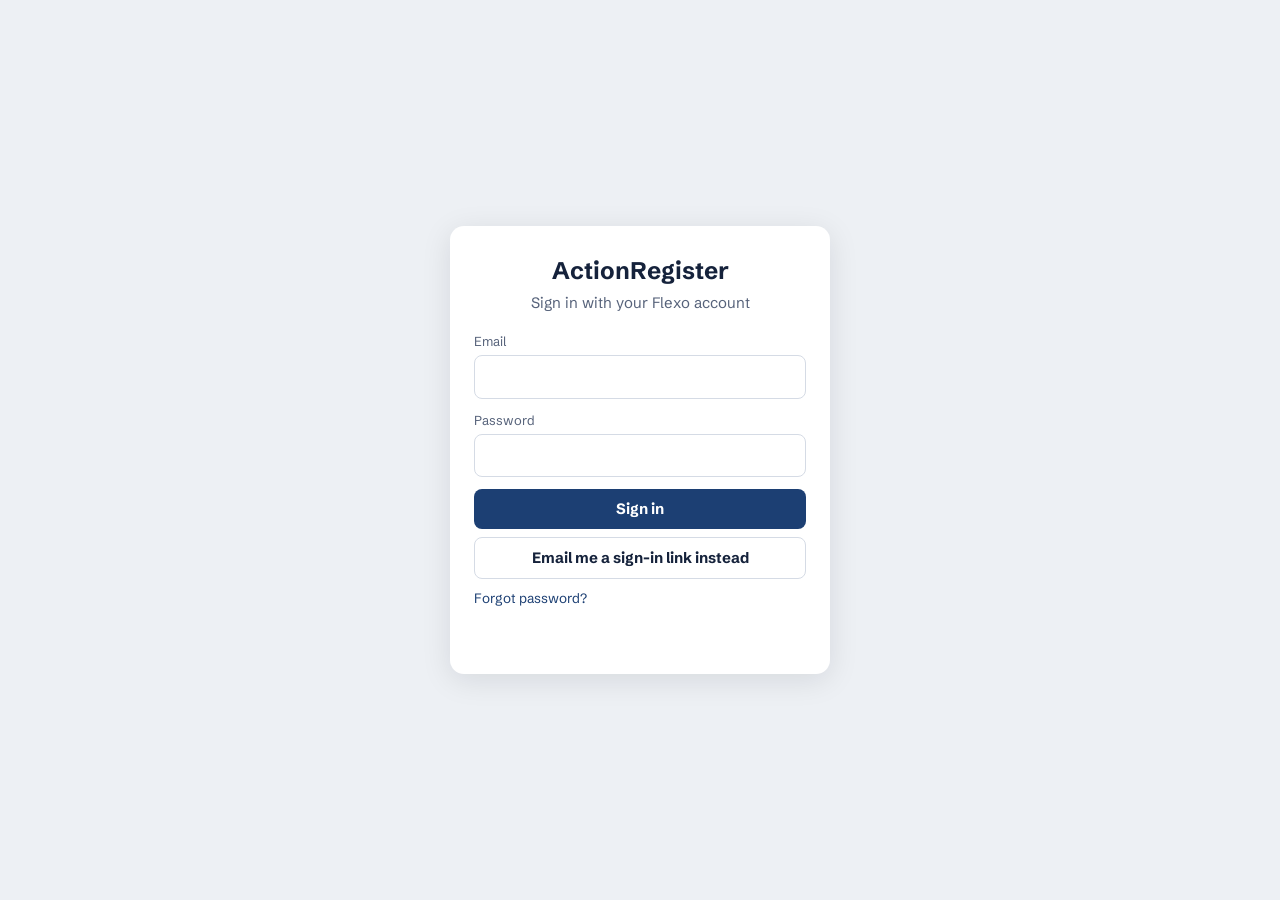
<file: index.html>
<!doctype html>
<html lang="en" data-version="7">
<head>
<meta charset="utf-8">
<script>
// ActionRegister moved to https://flexo.com.ph/portal/actionregister/ (2026-10-21). The old GitHub Pages address forwards
// there, keeping the page and the #... part, so sign-in and password-reset links sent before the move still work.
if (location.hostname === 'fmcai70.github.io') {
  location.replace('https://flexo.com.ph/portal/actionregister/' + location.pathname.replace(/^\/flexo-commitments\/?/, '') + location.search + location.hash);
}
</script>
<meta name="viewport" content="width=device-width, initial-scale=1, viewport-fit=cover">
<meta name="theme-color" content="#1C3F73">
<meta name="apple-mobile-web-app-capable" content="yes">
<meta name="mobile-web-app-capable" content="yes">
<meta name="apple-mobile-web-app-title" content="ActionRegister">
<meta name="description" content="Flexo's register of commitments and actions: plans, deadlines, check-ins and extension requests.">
<title>ActionRegister</title>
<link rel="manifest" href="manifest.webmanifest">
<link rel="apple-touch-icon" href="img/apple-touch-icon.png?v=2">
<link rel="icon" type="image/svg+xml" href="img/favicon.svg?v=2">
<link rel="icon" type="image/png" sizes="32x32" href="img/favicon-32.png?v=2">
<link rel="preconnect" href="https://fonts.googleapis.com">
<link href="https://fonts.googleapis.com/css2?family=Schibsted+Grotesk:wght@400;500;600;700;800&display=swap" rel="stylesheet">
<link rel="stylesheet" href="css/commitments.css?v=4">
<link rel="stylesheet" href="css/app.css?v=4">
</head>
<body>
<div class="ar-loading" id="loadingScreen">Loading…</div>

<!-- Sign-in (shared Flexo accounts) -->
<main class="ar-auth" id="authScreen" hidden>
  <div class="ar-card">
    <h1>ActionRegister</h1>
    <p class="ar-sub" id="authSub">Sign in with your Flexo account</p>

    <form id="signInForm">
      <label>Email <input type="email" id="authEmail" autocomplete="username" required></label>
      <label>Password <input type="password" id="authPassword" autocomplete="current-password"></label>
      <button class="btn ar-block" type="submit">Sign in</button>
      <button class="btn ghost ar-block" type="button" id="magicLinkBtn">Email me a sign-in link instead</button>
      <button class="ar-link" type="button" id="forgotBtn">Forgot password?</button>
    </form>

    <form id="newPasswordForm" hidden>
      <label>New password <input type="password" id="newPassword" minlength="8" autocomplete="new-password" required></label>
      <button class="btn ar-block" type="submit">Save new password</button>
    </form>

    <div id="blockedBox" hidden>
      <p id="blockedText" class="ar-blocked"></p>
      <a class="btn ghost ar-block" id="portalLink" href="#">Open the Flexo Portal</a>
      <button class="btn ghost ar-block" type="button" id="blockedSignOut">Sign out</button>
    </div>

    <p class="ar-error" id="authError" role="alert"></p>
    <p class="ar-info" id="authInfo" role="status"></p>
  </div>
</main>

<!-- The app (screens drawn by js/commitments.js) -->
<div id="appShell" hidden>
<div class="wrap">
  <header class="top">
    <div class="bar">
      <div class="brand">
        <svg class="reg" viewBox="0 0 26 26" aria-hidden="true"><circle cx="13" cy="13" r="8" fill="none" stroke="currentColor" stroke-width="2"/><circle cx="13" cy="13" r="3" fill="currentColor"/><path d="M13 1v24M1 13h24" stroke="currentColor" stroke-width="1.6"/></svg>
        ActionRegister
      </div>
      <span id="live" class="live connecting" role="status" aria-live="polite"><i></i>Connecting…</span>
      <label class="who"><span class="who-l">Viewing as</span>
        <select id="me" aria-label="Viewing as"></select>
      </label>
    </div>
    <div class="cmyk" aria-hidden="true"><i style="background:var(--c)"></i><i style="background:var(--m)"></i><i style="background:var(--y)"></i><i style="background:var(--k)"></i></div>
    <nav class="tabs" id="tabs" role="tablist"></nav>
  </header>
  <main id="main"></main>
</div>
</div>

<!-- Account: password and sign out -->
<dialog id="accountDialog" class="ar-dialog">
  <form method="dialog" id="accountForm">
    <h2>Your account</h2>
    <p class="ar-meta" id="accountEmail"></p>
    <label>New password <input type="password" id="accountPassword" minlength="8" autocomplete="new-password"></label>
    <label>Repeat new password <input type="password" id="accountPassword2" minlength="8" autocomplete="new-password"></label>
    <p class="ar-meta">At least 8 characters. It's the same password for every Flexo app. Leave both empty to keep it.</p>
    <p class="ar-error" id="accountError" role="alert"></p>
    <div class="ar-actions">
      <button class="btn ghost" type="button" id="accountSignOut">Sign out</button>
      <span class="ar-spacer"></span>
      <button class="btn ghost" value="cancel" formnovalidate>Cancel</button>
      <button class="btn" value="save" id="accountSave">Save</button>
    </div>
  </form>
</dialog>

<div class="toast" id="toast" role="status" aria-live="polite"></div>

<!-- Served from this site (not a CDN) so sign-in also works on networks that block CDNs. -->
<script src="vendor/supabase-js-2.117.3.min.js"></script>
<script src="config.js?v=2"></script>
<script src="js/cloud.js?v=3"></script>
</body>
</html>
</file>
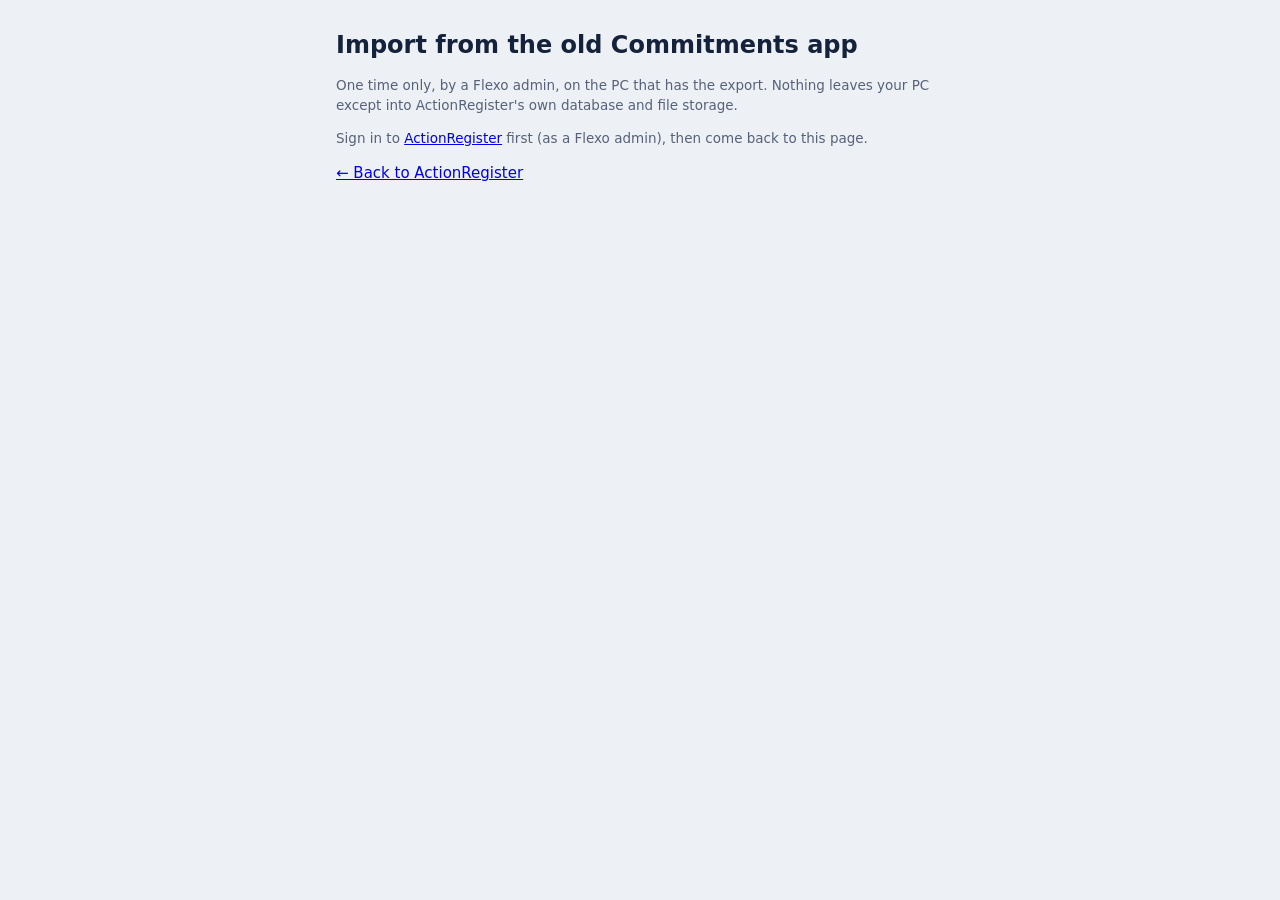
<file: import.html>
<!doctype html>
<html lang="en">
<head>
<meta charset="utf-8">
<script>
// ActionRegister moved to https://flexo.com.ph/portal/actionregister/ (2026-10-21). The old GitHub Pages address forwards
// there, keeping the page and the #... part, so sign-in and password-reset links sent before the move still work.
if (location.hostname === 'fmcai70.github.io') {
  location.replace('https://flexo.com.ph/portal/actionregister/' + location.pathname.replace(/^\/flexo-commitments\/?/, '') + location.search + location.hash);
}
</script>
<meta name="viewport" content="width=device-width, initial-scale=1">
<meta name="robots" content="noindex">
<title>ActionRegister · Import</title>
<link rel="icon" type="image/svg+xml" href="img/favicon.svg?v=2">
<link rel="icon" type="image/png" sizes="32x32" href="img/favicon-32.png?v=2">
<link rel="stylesheet" href="css/commitments.css?v=4">
<link rel="stylesheet" href="css/app.css?v=4">
<style>
  .imp { max-width: 640px; margin: 0 auto; padding: 28px 16px 60px; }
  .imp h1 { font-size: 24px; margin: 0 0 6px; }
  .imp ol { padding-left: 20px; line-height: 1.6; }
  .imp .step { background: var(--surface); border: 1px solid var(--line); border-radius: 12px; padding: 16px; margin: 14px 0; }
  .imp .step label { display: block; font-weight: 700; margin-bottom: 8px; }
  .imp .muted { color: var(--ink2); font-size: 13.5px; }
  .imp pre { white-space: pre-wrap; background: var(--surface2); border-radius: 8px; padding: 12px; font-size: 13px; }
</style>
</head>
<body>
<main class="imp">
  <h1>Import from the old Commitments app</h1>
  <p class="muted">One time only, by a Flexo admin, on the PC that has the export. Nothing leaves your PC except into
    ActionRegister's own database and file storage.</p>

  <p id="who" class="muted">Checking your sign-in…</p>

  <div id="form" hidden>
    <div class="step">
      <label for="exportFile">1. The export file</label>
      <input type="file" id="exportFile" accept=".json,application/json">
      <p class="muted">actionregister-export.json (made by migration/export-commitments.ps1).</p>
    </div>
    <div class="step">
      <label for="filesFolder">2. The attachments folder</label>
      <input type="file" id="filesFolder" webkitdirectory multiple>
      <p class="muted">Choose the copied <b>C:\COMMITMENTS_FILES</b> folder. Your browser will ask to confirm the upload.</p>
    </div>
    <div class="step">
      <label><input type="checkbox" id="replace"> Replace what's already in ActionRegister</label>
      <p class="muted">Only needed to import again. It removes the projects, sub plans and attachments currently in ActionRegister first.</p>
    </div>
    <button class="btn" id="go">Import</button>
  </div>

  <pre id="log" hidden></pre>
  <p><a href="./">← Back to ActionRegister</a></p>
</main>

<script src="vendor/supabase-js-2.117.3.min.js"></script>
<script src="config.js?v=2"></script>
<script src="js/import.js?v=1"></script>
</body>
</html>
</file>
<file: css/commitments.css>
:root{
  --bg:#EDF0F4; --surface:#FFFFFF; --surface2:#F5F7FA; --ink:#15223B; --ink2:#56627A; --line:#D5DBE5;
  --brand:#1C3F73; --brand-ink:#FFFFFF;
  --done:#23784A; --prog:#E0A11B; --todo:#8C97AA; --late:#B8322A; /* darker green/red: readable text (WCAG AA) */
  --done-bg:#E1F3E9; --prog-bg:#FBF0D6; --todo-bg:#ECEFF4; --late-bg:#FBE3E1;
  --c:#00A3E0; --m:#E0197D; --y:#FFD100; --k:#15223B;
  box-sizing:border-box; padding-top:env(safe-area-inset-top,0px); padding-bottom:env(safe-area-inset-bottom,0px);
}
@media (prefers-color-scheme: dark){ :root:not([data-theme="light"]){
  --bg:#0F1726; --surface:#172238; --surface2:#1D2A43; --ink:#E6ECF5; --ink2:#9AA7BE; --line:#2A3955;
  --brand:#8FB3EE; --brand-ink:#0F1726;
  --done-bg:#15352A; --prog-bg:#3A2F12; --todo-bg:#222E45; --late-bg:#3D1C1C; --k:#E6ECF5; --done:#2E9A5F; --late:#CF4239;
}}
:root[data-theme="dark"]{
  --bg:#0F1726; --surface:#172238; --surface2:#1D2A43; --ink:#E6ECF5; --ink2:#9AA7BE; --line:#2A3955;
  --brand:#8FB3EE; --brand-ink:#0F1726;
  --done-bg:#15352A; --prog-bg:#3A2F12; --todo-bg:#222E45; --late-bg:#3D1C1C; --k:#E6ECF5; --done:#2E9A5F; --late:#CF4239;
}
*,*::before,*::after{box-sizing:border-box}
html{scroll-padding-top:env(safe-area-inset-top,0px)}
body{margin:0;background:var(--bg);color:var(--ink);font-family:"Schibsted Grotesk",system-ui,-apple-system,"Segoe UI",Roboto,sans-serif;font-size:15px;line-height:1.45;-webkit-font-smoothing:antialiased}
button,input,select,textarea{font:inherit;color:inherit}
button{cursor:pointer}
:focus-visible{outline:2px solid var(--c);outline-offset:2px}
.wrap{max-width:980px;margin:0 auto;padding:0 14px 90px}

header.top{position:sticky;top:env(safe-area-inset-top,0px);z-index:5;background:var(--bg);padding:12px 0 0}
.bar{display:flex;align-items:center;gap:10px}
.brand{display:flex;align-items:center;gap:9px;font-weight:800;font-size:19px;letter-spacing:-.01em}
.reg{width:26px;height:26px;flex:none}
.cmyk{display:flex;height:3px;margin-top:10px;border-radius:2px;overflow:hidden}
.cmyk i{flex:1}
.who{margin-left:auto;display:flex;align-items:center;gap:6px;font-size:13px;color:var(--ink2)}
.who select{background:var(--surface);border:1px solid var(--line);border-radius:8px;padding:6px 8px;font-weight:600;color:var(--ink);max-width:160px}
nav.tabs{display:flex;gap:4px;margin-top:10px;overflow-x:auto;scrollbar-width:none}
nav.tabs button{border:0;background:transparent;padding:9px 12px;border-radius:8px 8px 0 0;font-weight:600;color:var(--ink2);white-space:nowrap;border-bottom:2px solid transparent}
nav.tabs button[aria-selected="true"]{color:var(--ink);border-bottom-color:var(--brand)}
nav.tabs .n{display:inline-block;min-width:18px;padding:0 5px;margin-left:5px;border-radius:9px;background:var(--late);color:#fff;font-size:11px;line-height:18px;text-align:center}

.notice{margin:12px 0;padding:10px 12px;border-radius:8px;background:var(--prog-bg);font-size:13px}
h2{font-size:17px;margin:22px 0 10px;font-weight:700}
h2 small{font-weight:500;color:var(--ink2);font-size:13px;margin-left:6px}
.muted{color:var(--ink2)}
.panel{background:var(--surface);border:1px solid var(--line);border-radius:12px;padding:14px}

/* Calendar */
.calhead{display:flex;align-items:center;gap:8px;margin:16px 0 10px;flex-wrap:wrap}
.calhead .month{font-size:22px;font-weight:800;letter-spacing:-.02em;min-width:170px}
.iconbtn{width:36px;height:36px;border-radius:8px;border:1px solid var(--line);background:var(--surface);font-size:18px;line-height:1}
.pillbtn{border:1px solid var(--line);background:var(--surface);border-radius:18px;padding:6px 12px;font-size:13px;font-weight:600}
.pillbtn[aria-pressed="true"]{background:var(--brand);color:var(--brand-ink);border-color:var(--brand)}
.calhead select{border:1px solid var(--line);background:var(--surface);border-radius:18px;padding:6px 10px;font-size:13px;font-weight:600}
.legend{display:flex;flex-wrap:wrap;gap:12px;font-size:12px;color:var(--ink2);margin:0 0 10px}
.legend span{display:inline-flex;align-items:center;gap:5px}
.sw{width:10px;height:10px;border-radius:3px;display:inline-block}
.grid{display:grid;grid-template-columns:repeat(7,1fr);gap:3px}
.dow{font-size:11px;font-weight:700;color:var(--ink2);text-align:center;padding:4px 0}
.day{min-height:74px;background:var(--surface);border:1px solid var(--line);border-radius:8px;padding:4px;text-align:left;display:flex;flex-direction:column;gap:2px;overflow:hidden}
.day.pad{background:transparent;border-color:transparent}
.day .dn{font-size:12px;font-weight:700;color:var(--ink2)}
.day.today .dn{color:var(--brand)}
.day.today{border-color:var(--brand);box-shadow:inset 0 0 0 1px var(--brand)}
.day.sel{background:var(--surface2);border-color:var(--ink)}
.day.wk{background:var(--surface2)}
.tag{display:block;font-size:10.5px;font-weight:700;line-height:16px;height:16px;padding:0 4px;border-radius:4px;color:#fff;white-space:nowrap;overflow:hidden;text-overflow:ellipsis}
.tag.act{background:transparent !important;border:1.5px solid;line-height:13px;color:var(--ink)}
.more{font-size:10.5px;color:var(--ink2);font-weight:600}
.s-done{background:var(--done);border-color:var(--done)}
.s-prog{background:var(--prog);border-color:var(--prog)}
.s-todo{background:var(--todo);border-color:var(--todo)}
.s-late{background:var(--late);border-color:var(--late)}
@media (min-width:700px){ .day{min-height:104px;padding:6px} .tag{font-size:11.5px;height:18px;line-height:18px} .tag.act{line-height:15px} }

.daylist{margin-top:14px}
.item{display:flex;gap:10px;padding:10px 0;border-top:1px solid var(--line)}
.item:first-child{border-top:0}
.item .bar4{width:4px;border-radius:2px;flex:none}
.item .t{font-weight:600}
.item .meta{font-size:12.5px;color:var(--ink2);margin-top:2px}
.badge{display:inline-block;font-size:11px;font-weight:700;padding:1px 7px;border-radius:10px;margin-right:4px;white-space:nowrap}
.b-done{background:var(--done-bg);color:var(--done)}
.b-prog{background:var(--prog-bg);color:#835A00}
.b-todo{background:var(--todo-bg);color:var(--ink2)}
.b-late{background:var(--late-bg);color:var(--late)}
.b-link{background:var(--surface2);color:var(--brand);border:1px solid var(--line)}
@media (prefers-color-scheme: dark){ :root:not([data-theme="light"]) .b-prog{color:var(--prog)} }
:root[data-theme="dark"] .b-prog{color:var(--prog)}

/* Manager summary */
.mgr{display:grid;grid-template-columns:minmax(90px,1.2fr) 3fr auto;gap:10px;align-items:center;padding:9px 0;border-top:1px solid var(--line)}
.mgr:first-child{border-top:0}
.mgr .nm{font-weight:600}
.mgr .nm small{display:block;font-weight:400;color:var(--ink2);font-size:12px}
.stack{display:flex;height:12px;border-radius:6px;overflow:hidden;background:var(--todo-bg)}
.stack i{display:block;height:100%}
.mgr .ct{font-size:12px;color:var(--ink2);text-align:right;white-space:nowrap}

.kpis{display:grid;grid-template-columns:repeat(5,1fr);gap:6px}
.kpi{background:var(--surface);border:1px solid var(--line);border-radius:10px;padding:10px 6px;text-align:center;display:flex;flex-direction:column;align-items:center;gap:2px}
.kpi b{font-size:20px;line-height:1.1}
.kpi span{font-size:11px;color:var(--ink2)}
@media (max-width:420px){.kpi b{font-size:17px}.kpi span{font-size:10px}}
.alert{background:var(--surface);border:1px solid var(--line);border-left:4px solid var(--late);border-radius:12px;padding:12px 14px;margin-bottom:10px}
.alert .t{font-weight:650}
.alert .meta{font-size:12.5px;color:var(--ink2);margin-top:3px}
.b-sp{background:#E3ECFA;color:#1C3F73}
.b-op{background:#F6E6F0;color:#9C1B5E}
.b-cm{background:#FFF4CC;color:#7A5B00}
@media (prefers-color-scheme: dark){ :root:not([data-theme="light"]) .b-sp{background:#1E3354;color:#A9C4F2} :root:not([data-theme="light"]) .b-op{background:#43203A;color:#F2A9D0} }
:root[data-theme="dark"] .b-sp{background:#1E3354;color:#A9C4F2}
:root[data-theme="dark"] .b-op{background:#43203A;color:#F2A9D0}
.tag,.more{cursor:pointer}
.tag:hover{filter:brightness(1.1);text-decoration:underline}
.more{text-decoration:underline}
.item{scroll-margin-top:120px;border-radius:8px;transition:background .3s}
.item.flash{animation:flash 2s ease-out}
@keyframes flash{0%,30%{background:var(--prog-bg);box-shadow:0 0 0 6px var(--prog-bg)}100%{background:transparent;box-shadow:none}}
#daylist-head{scroll-margin-top:120px}
.seg{display:inline-flex;border:1px solid var(--line);border-radius:10px;overflow:hidden;flex-wrap:wrap}
.seg button{border:0;background:var(--surface2);padding:8px 14px;font-weight:600;font-size:13px;border-right:1px solid var(--line)}
.seg button:last-child{border-right:0}
.seg button.on{color:#fff}
.seg button.on.s-todo{background:var(--todo)}
.seg button.on.s-prog{background:var(--prog);color:#3a2800}
.seg button.on.s-done{background:var(--done)}
.pgline{display:flex;align-items:center;gap:8px;margin-top:6px}
.pgbar{flex:1;height:8px;border-radius:4px;background:var(--todo-bg);overflow:hidden}
.pgbar i{display:block;height:100%;border-radius:4px}
.prow{display:block;width:100%;text-align:left;background:transparent;border:0;border-top:1px solid var(--line);padding:11px 0}
.prow:first-child{border-top:0}
.prow .pt{font-weight:600}
.prow .meta{font-size:12.5px;color:var(--ink2);margin-top:4px}
.kpis{grid-template-columns:repeat(auto-fit,minmax(90px,1fr)) !important}
.s-none{background:repeating-linear-gradient(135deg,var(--todo-bg) 0 4px,var(--line) 4px 8px);border-color:var(--line);color:var(--ink) !important}
.b-none{background:var(--late-bg);color:var(--late)}
.live{display:inline-flex;align-items:center;gap:6px;font-size:12px;font-weight:600;color:var(--ink2);white-space:nowrap}
.live i{width:8px;height:8px;border-radius:50%;background:var(--todo)}
.live.live i{background:var(--done);box-shadow:0 0 0 0 var(--done);animation:pulse 2s infinite}
.live.offline i{background:var(--late)}
@keyframes pulse{0%{box-shadow:0 0 0 0 rgba(46,154,95,.5)}70%{box-shadow:0 0 0 7px rgba(46,154,95,0)}100%{box-shadow:0 0 0 0 rgba(46,154,95,0)}}
@media (prefers-reduced-motion:reduce){.live.live i{animation:none}}
@media (max-width:560px){.live{order:3;width:100%}.bar{flex-wrap:wrap}}
.b-new{background:var(--c);color:#fff}
.unsaved{font-size:12.5px;font-weight:600;color:#835A00;background:var(--prog-bg);padding:4px 8px;border-radius:6px}
.kpi span + span{font-size:10.5px;margin-top:2px}
button.kpi{font:inherit;color:inherit;cursor:pointer}
.kpi.link:hover{border-color:var(--brand);box-shadow:0 0 0 1px var(--brand)}
.klink{color:var(--brand);font-weight:600;text-decoration:underline}
#list-head{scroll-margin-top:120px}
.sugg{margin-top:8px;padding:10px 12px;border:1px dashed var(--brand);border-radius:10px;background:var(--surface2)}
.srow{display:flex;gap:8px;align-items:center;padding:7px 0;border-top:1px solid var(--line)}
.srow:first-of-type{border-top:0}
.askwrap{position:fixed;inset:0;background:rgba(10,18,32,.45);display:flex;align-items:center;justify-content:center;z-index:30;padding:16px}
.askcard{background:var(--surface);color:var(--ink);border-radius:14px;padding:18px;max-width:420px;width:100%;box-shadow:0 10px 40px rgba(0,0,0,.25)}
.askmsg{font-size:15px;line-height:1.45}
.det{margin-top:6px;padding:8px 10px;background:var(--surface);border:1px solid var(--line);border-radius:8px;font-size:12.5px;display:grid;gap:4px}
.det .muted{font-weight:600;margin-right:4px}
.num{flex:none;min-width:26px;height:26px;padding:0 6px;border-radius:7px;background:var(--brand);color:var(--brand-ink);font-weight:800;font-size:13px;display:inline-flex;align-items:center;justify-content:center;margin-top:4px}
.prow.numbered{display:flex;gap:10px;align-items:flex-start}
.prow .prbody{flex:1;min-width:0}
.b-sub{background:#E6F6FC;color:#006F99}
.spbox{border:1px solid var(--line);border-radius:10px;overflow:hidden}
.sphead{display:flex;gap:10px;align-items:flex-start;width:100%;text-align:left;background:var(--surface2);border:0;padding:12px}
.spbody{padding:12px}
.spcat{scroll-margin-top:120px;border:1px solid var(--brand);border-radius:10px;padding:10px;margin:10px 0;background:var(--surface)}
.spsup{border-top:1px dashed var(--line);padding:10px 0}
.scrollx{overflow-x:auto;-webkit-overflow-scrolling:touch}
.sptable{border-collapse:collapse;font-size:12.5px;width:100%;min-width:max-content}
.sptable th,.sptable td{border:1px solid var(--line);padding:4px 6px;text-align:left;white-space:nowrap}
.sptable th{background:var(--surface2);font-weight:700}
.sptable td .field{padding:4px 6px;font-size:12.5px;min-width:78px;width:100%}
.sptable tr.late td{background:var(--late-bg)}
.files{display:grid;gap:2px}
.frow{display:flex;gap:8px;align-items:center;padding:7px 0;border-top:1px solid var(--line)}
.frow:first-child{border-top:0}
.ficon{flex:none;width:34px;height:34px;border-radius:8px;background:#1D6F42;color:#fff;font-size:10.5px;font-weight:800;display:flex;align-items:center;justify-content:center}
/* Project cards */
.card{background:var(--surface);border:1px solid var(--line);border-radius:12px;margin-bottom:10px;overflow:hidden}
.card.late{border-left:4px solid var(--late)}
.chead{display:flex;gap:12px;align-items:flex-start;width:100%;text-align:left;background:transparent;border:0;padding:14px}
.ring{width:34px;height:34px;flex:none}
.chead .t{font-weight:650;font-size:15.5px;line-height:1.35}
.chead .meta{font-size:12.5px;color:var(--ink2);margin-top:4px;display:flex;flex-wrap:wrap;gap:4px 8px;align-items:center}
.cbody{padding:0 14px 14px;border-top:1px solid var(--line)}
.row{display:flex;gap:8px;flex-wrap:wrap;align-items:center;margin-top:12px}
.row label{font-size:12.5px;font-weight:600;color:var(--ink2)}
.field{border:1px solid var(--line);background:var(--surface2);border-radius:8px;padding:8px 10px;min-width:0}
textarea.field{width:100%;resize:vertical;min-height:56px}
.grow{flex:1 1 180px}
.btn{border:0;background:var(--brand);color:var(--brand-ink);font-weight:700;border-radius:8px;padding:8px 14px}
.btn.ghost{background:transparent;color:var(--ink);border:1px solid var(--line)}
.btn.danger{background:transparent;color:var(--late);border:1px solid var(--line)}
.btn.ok{background:var(--done);color:#fff}
.sub{font-size:13px;font-weight:700;margin:16px 0 4px}
.acts{list-style:none;margin:0;padding:0}
.act{display:grid;grid-template-columns:auto 1fr auto;gap:4px 10px;align-items:start;padding:10px 0;border-top:1px dashed var(--line)}
.act:first-child{border-top:0}
.st{border:0;border-radius:6px;padding:3px 8px;font-size:11.5px;font-weight:700;min-width:74px}
.st.todo{background:var(--todo-bg);color:var(--ink2)}
.st.doing{background:var(--prog-bg);color:#835A00}
.st.done{background:var(--done-bg);color:var(--done)}
.act .txt{font-weight:500}
.act.isdone .txt{text-decoration:line-through;color:var(--ink2)}
.act .ctl{grid-column:2 / 4;display:flex;gap:6px;flex-wrap:wrap;align-items:center;font-size:12.5px}
.act .ctl .field{padding:4px 6px;font-size:12.5px}
.x{border:0;background:transparent;color:var(--ink2);font-size:18px;line-height:1;padding:0 4px}
.chips{display:flex;flex-wrap:wrap;gap:6px;margin-top:6px}
.chip{display:inline-flex;align-items:center;gap:6px;border:1px solid var(--line);background:var(--surface2);border-radius:14px;padding:3px 4px 3px 10px;font-size:12.5px}
.empty{padding:22px;text-align:center;color:var(--ink2);border:1px dashed var(--line);border-radius:12px;background:var(--surface)}
.linkrow{padding:11px 0;border-top:1px solid var(--line)}
.linkrow:first-child{border-top:0}
.flow{display:flex;align-items:center;gap:8px;flex-wrap:wrap;font-weight:600}
.flow .arrow{color:var(--ink2);font-weight:400}
.toast{position:fixed;left:50%;transform:translateX(-50%);bottom:calc(18px + env(safe-area-inset-bottom,0px));background:var(--ink);color:var(--bg);padding:10px 16px;border-radius:10px;font-size:13.5px;max-width:92vw;z-index:20;opacity:0;pointer-events:none;transition:opacity .2s}
.toast.on{opacity:1}
.form{display:grid;gap:10px}
.form .field{width:100%}
@media (prefers-reduced-motion:reduce){*{transition:none !important}}

/* ---- phone polish (the app is used on phones over the company Wi-Fi / VPN) ---- */
@media (max-width:700px){
  .field,.who select,.calhead select,textarea.field,.sptable td .field{font-size:16px}
  .btn{min-height:40px}
  .pillbtn,.iconbtn{min-height:38px}
  .x{min-width:36px;min-height:36px}
  nav.tabs button{padding:12px 14px}
  .st{min-height:32px}
  .chead{padding:12px}
}
@media (max-width:560px){ .mgr{grid-template-columns:1fr} .mgr .ct{text-align:left;white-space:normal} }
@media (max-width:420px){ .wrap{padding:0 10px 90px} .who{font-size:12px} .who select{max-width:130px} }

/* Readability: counts inside a selected filter pill */
.pillbtn[aria-pressed="true"] .muted{color:inherit;opacity:.85}

/* Admin working as someone else ("Viewing as") */
.actas{display:flex;align-items:center;gap:10px;flex-wrap:wrap;margin:10px 0 0;padding:8px 12px;border-radius:10px;background:var(--prog-bg);border:1px solid var(--prog);font-size:13.5px;color:var(--ink)}
.actas span{flex:1 1 220px}
.actas .btn{min-height:34px;padding:5px 12px}

/* Phones: show every tab (wrap instead of scrolling out of sight); month list under the calendar */
@media (max-width:560px){ nav.tabs{flex-wrap:wrap;overflow:visible;gap:0 2px} nav.tabs button{padding:9px 10px} }
h3.agday{font-size:14px;margin:16px 0 6px;color:var(--ink2)}
h3.agday.today{color:var(--ink)}
#daylist-head,h3.agday{scroll-margin-top:var(--hdr,180px)}
@media (max-width:560px){ .actas{flex-wrap:nowrap;padding:6px 10px;font-size:12.5px;margin-top:8px} .actas span{flex:1 1 auto} .actas .btn{min-height:32px;padding:4px 10px;font-size:12.5px;white-space:nowrap} }
.tag.s-prog:not(.act){color:#3a2800}

/* Search and "show more" on long lists */
.searchbar{display:flex;gap:8px;margin:12px 0 4px}
.searchbar .field{flex:1;min-height:40px;background:var(--surface)}
.morebtn{padding:10px 0 8px}
/* Check-in cards: where the project stands, and what the buttons do */
.cinow{font-size:13px;margin-top:6px;padding:6px 10px;border-radius:8px;background:var(--surface2)}
.cihelp{font-size:12.5px;color:var(--ink2);margin-top:6px}
/* Owner's shortcut to add a progress estimate */
.addest{padding:0 0 10px 34px}
.card .addest{padding:0 14px 12px}
.addest .btn{min-height:34px;padding:5px 12px;font-size:13px}
/* Labelled form fields */
label.fl{display:flex;flex-direction:column;gap:4px;font-size:12.5px;font-weight:600;color:var(--ink2)}
label.fl .field{font-weight:400;color:var(--ink)}
.fl2{display:grid;grid-template-columns:1fr 1fr;gap:10px}
@media (max-width:480px){ .fl2{grid-template-columns:1fr} }
/* People: tick boxes show each person's roles at a glance */
.ticks{display:flex;flex-wrap:wrap;gap:6px 18px;margin-top:8px}
.tick{display:inline-flex;align-items:center;gap:6px;font-size:13.5px;min-height:32px;cursor:pointer}
.tick input{width:18px;height:18px;accent-color:var(--brand);cursor:pointer}
.tick input:disabled{cursor:default}
.person.gone .t{color:var(--ink2)}
.cinow{display:-webkit-box;-webkit-line-clamp:3;-webkit-box-orient:vertical;overflow:hidden}
</file>
<file: css/app.css>
/* ActionRegister: sign-in screen, account dialog and loading screen (the app's own look is css/commitments.css). */
[hidden] { display: none !important; }
.ar-loading { display: flex; min-height: 100vh; align-items: center; justify-content: center; color: var(--ink2); }
.ar-auth { min-height: 100vh; display: flex; align-items: center; justify-content: center; padding: 24px 16px; background: var(--bg); }
.ar-card { width: min(380px, 100%); background: var(--surface); border-radius: 14px; padding: 28px 24px; box-shadow: 0 6px 30px rgba(10,18,32,.10); text-align: center; }
.ar-card h1 { margin: 0 0 4px; font-size: 24px; }
.ar-sub { color: var(--ink2); margin: 0 0 18px; }
.ar-card form, .ar-dialog form { text-align: left; }
.ar-card label, .ar-dialog label { display: flex; flex-direction: column; gap: 4px; margin-bottom: 12px; font-size: 13px; color: var(--ink2); }
.ar-card input, .ar-dialog input { border: 1px solid var(--line); border-radius: 8px; padding: 10px; font-size: 15px; color: var(--ink); background: var(--surface); }
.ar-block { display: block; width: 100%; margin-top: 8px; text-align: center; text-decoration: none; line-height: 24px; }
.ar-link { border: none; background: none; color: var(--brand); padding: 10px 0; font-size: 13.5px; }
.ar-error { color: var(--late); font-size: 13.5px; min-height: 1em; margin: 8px 0 0; }
.ar-info { color: var(--done); font-size: 13.5px; margin: 6px 0 0; }
.ar-blocked { line-height: 1.5; margin: 0 0 8px; }
.ar-meta { color: var(--ink2); font-size: 12.5px; margin: 0 0 10px; word-break: break-all; }
.ar-dialog { border: none; border-radius: 12px; padding: 22px; width: min(420px, calc(100vw - 32px)); background: var(--surface); color: var(--ink); box-shadow: 0 10px 40px rgba(0,0,0,.25); }
.ar-dialog::backdrop { background: rgba(10,18,32,.45); }
.ar-dialog h2 { margin: 0 0 6px; font-size: 18px; }
.ar-actions { display: flex; gap: 8px; align-items: center; margin-top: 8px; flex-wrap: wrap; }
.ar-spacer { flex: 1; }
.acct { border: 1px solid var(--line); background: transparent; border-radius: 50%; width: 38px; height: 38px; font-size: 17px; flex-shrink: 0; }
@media (max-width: 560px) { .acct { width: 32px; height: 32px; font-size: 14px; } .who { font-size: 12px; } .who-l { display: none; } }
.ar-install { display: block; margin: 4px auto 0; }
.bar-install { min-height: 34px; padding: 5px 12px; font-size: 13px; white-space: nowrap; }
@media (max-width: 560px) { .bar-install { min-height: 30px; padding: 4px 9px; font-size: 12px; } }
</file>
